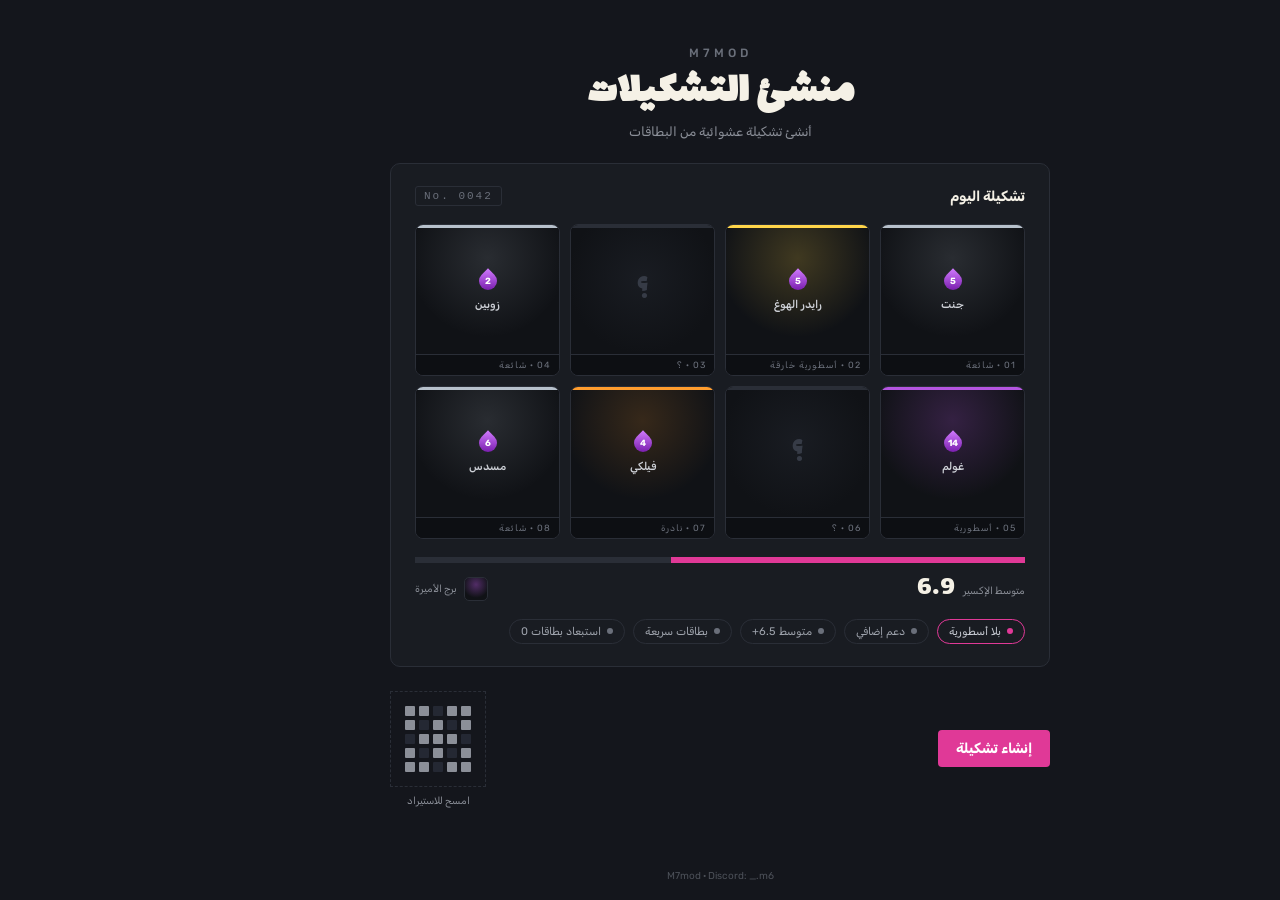
<file: .impeccable/mocks/decision/assigned.html>
<!doctype html>
<html lang="ar" dir="rtl">
<head>
<meta charset="utf-8">
<title>منشئ التشكيلات — M7mod</title>
<link href="https://fonts.googleapis.com/css2?family=Lalezar&family=Rubik:wght@400;500;700&display=swap" rel="stylesheet">
<style>
*{box-sizing:border-box;margin:0;padding:0}
html,body{margin:0;width:1440px;height:900px;overflow:hidden}
body{background:#14161c;font-family:Rubik,system-ui,sans-serif;color:#f5f1e6;display:flex;flex-direction:column;align-items:center}

.top{width:660px;margin-top:46px;text-align:center}
.brand{font-size:12px;letter-spacing:4px;color:#6a6f7a;font-weight:500;text-transform:uppercase}
h1{font-family:Lalezar,cursive;font-size:44px;color:#f5f1e6;line-height:1.05;margin-top:10px}
.sub{font-size:13px;color:#8b8f98;margin-top:8px}

.panel{width:660px;margin-top:24px;background:#191c22;border:1px solid #2a2e37;border-radius:10px;padding:22px 24px}
.phead{display:flex;align-items:center;justify-content:space-between;margin-bottom:18px}
.phead .r{font-weight:700;font-size:14px}
.stamp{font-family:ui-monospace,Consolas,monospace;font-size:11px;letter-spacing:2px;color:#6a6f7a;border:1px solid #2a2e37;border-radius:3px;padding:3px 8px}

.grid{display:grid;grid-template-columns:repeat(4,1fr);gap:10px}
.pocket{display:flex;flex-direction:column;aspect-ratio:1/1.05;background:#101216;border:1px solid #2a2e37;border-radius:8px;overflow:hidden}
.sleeve{height:3px;flex:none;background:var(--rar,#2a2e37)}
.tile{flex:1;display:flex;flex-direction:column;align-items:center;justify-content:center;gap:8px;background-color:#101216;background-image:radial-gradient(circle at 50% 24%,var(--glow,transparent),transparent 66%)}
.cname{font-size:11px;color:#cfd2d8;font-weight:500}
.drop{width:18px;height:18px;flex:none;border-radius:0 50% 50% 50%;transform:rotate(45deg);background:linear-gradient(135deg,#d17bff,#6b0fa0)}
.drop span{width:18px;height:18px;display:flex;align-items:center;justify-content:center;transform:rotate(-45deg);font-size:9px;font-weight:700;color:#fff}
.label{flex:none;font-size:9px;letter-spacing:1px;color:#6a6f7a;text-transform:uppercase;padding:5px 8px;border-top:1px solid #2a2e37;background:#0d0f13}

.r-common{--rar:#b7c1cc;--glow:rgba(183,193,204,.15)}
.r-rare{--rar:#ff9d2e;--glow:rgba(255,157,46,.16)}
.r-epic{--rar:#b455e0;--glow:rgba(180,85,224,.22)}
.r-leg{--rar:#ffd54a;--glow:rgba(255,213,74,.20)}
.pocket.dim .sleeve{background:#2a2e37}
.pocket.dim .tile{background-color:#101216;background-image:radial-gradient(circle at 50% 40%,#191c22,transparent 72%)}
.qm{font-family:Lalezar,cursive;font-size:34px;color:#363b46;line-height:1}

.strip{margin-top:18px}
.track{height:6px;background:#2a2e37;position:relative}
.fill{position:absolute;top:0;bottom:0;right:0;width:58%;background:#e03997}
.srow{display:flex;justify-content:space-between;align-items:center;margin-top:12px}
.sright{display:flex;align-items:baseline;gap:8px}
.sl{font-size:10px;color:#8b8f98}
.sv{font-family:Lalezar,cursive;font-size:28px;line-height:1}
.sleft{display:flex;align-items:center;gap:7px}
.simg{width:24px;height:24px;flex:none;border:1px solid #2a2e37;border-radius:5px;background-color:#101216;background-image:radial-gradient(circle at 50% 30%,rgba(180,85,224,.4),transparent 70%)}
.sn{font-size:10px;color:#8b8f98}

.chips{display:flex;flex-wrap:wrap;gap:8px;margin-top:16px}
.chip{display:flex;align-items:center;gap:6px;font-size:11px;color:#9ea3ac;border:1px solid #2a2e37;border-radius:999px;padding:5px 11px}
.chip .dot{width:6px;height:6px;border-radius:50%;background:#6a6f7a}
.chip.on{border-color:#e03997;color:#c8ccd4}
.chip.on .dot{background:#e03997}

.share{width:660px;margin-top:24px;display:flex;justify-content:space-between;align-items:center}
.gen{background:#e03997;color:#fff;font-weight:700;font-size:14px;font-family:Rubik;padding:10px 18px;border:none;border-radius:4px;cursor:pointer}
.qr{display:flex;flex-direction:column;align-items:center;gap:8px}
.qrbox{width:96px;height:96px;border:1px dashed #2a2e37;display:flex;align-items:center;justify-content:center}
.qr-grid{width:66px;height:66px;display:grid;grid-template-columns:repeat(5,1fr);gap:4px}
.qr-grid i{background:#242833;border-radius:1px}
.qr-grid i.f{background:#8b8f98}
.qr-cap{font-size:10px;color:#8b8f98}

.footer{width:660px;margin-top:auto;padding:14px 0 18px;font-size:10px;color:#4c5058;text-align:center}
</style>
</head>
<body>

<div class="top">
  <div class="brand">M7mod</div>
  <h1>منشئ التشكيلات</h1>
  <div class="sub">أنشئ تشكيلة عشوائية من البطاقات</div>
</div>

<div class="panel">
  <div class="phead">
    <div class="r">تشكيلة اليوم</div>
    <div class="stamp">No. 0042</div>
  </div>

  <div class="grid">
    <div class="pocket r-common"><div class="sleeve"></div><div class="tile"><div class="drop"><span>5</span></div><div class="cname">جنت</div></div><div class="label">01 · شائعة</div></div>
    <div class="pocket r-leg"><div class="sleeve"></div><div class="tile"><div class="drop"><span>5</span></div><div class="cname">رايدر الهوغ</div></div><div class="label">02 · أسطورية خارقة</div></div>
    <div class="pocket dim"><div class="sleeve"></div><div class="tile"><div class="qm">؟</div></div><div class="label">03 · ؟</div></div>
    <div class="pocket r-common"><div class="sleeve"></div><div class="tile"><div class="drop"><span>2</span></div><div class="cname">زوبين</div></div><div class="label">04 · شائعة</div></div>
    <div class="pocket r-epic"><div class="sleeve"></div><div class="tile"><div class="drop"><span>14</span></div><div class="cname">غولم</div></div><div class="label">05 · أسطورية</div></div>
    <div class="pocket dim"><div class="sleeve"></div><div class="tile"><div class="qm">؟</div></div><div class="label">06 · ؟</div></div>
    <div class="pocket r-rare"><div class="sleeve"></div><div class="tile"><div class="drop"><span>4</span></div><div class="cname">فيلكي</div></div><div class="label">07 · نادرة</div></div>
    <div class="pocket r-common"><div class="sleeve"></div><div class="tile"><div class="drop"><span>6</span></div><div class="cname">مسدس</div></div><div class="label">08 · شائعة</div></div>
  </div>

  <div class="strip">
    <div class="track"><div class="fill"></div></div>
    <div class="srow">
      <div class="sright"><span class="sl">متوسط الإكسير</span><span class="sv">6.9</span></div>
      <div class="sleft"><span class="simg"></span><span class="sn">برج الأميرة</span></div>
    </div>
  </div>

  <div class="chips">
    <div class="chip on"><span class="dot"></span>بلا أسطورية</div>
    <div class="chip"><span class="dot"></span>دعم إضافي</div>
    <div class="chip"><span class="dot"></span>متوسط 6.5+</div>
    <div class="chip"><span class="dot"></span>بطاقات سريعة</div>
    <div class="chip"><span class="dot"></span>استبعاد بطاقات 0</div>
  </div>
</div>

<div class="share">
  <button class="gen">إنشاء تشكيلة</button>
  <div class="qr">
    <div class="qrbox">
      <div class="qr-grid">
        <i class="f"></i><i class="f"></i><i></i><i class="f"></i><i class="f"></i>
        <i class="f"></i><i></i><i class="f"></i><i></i><i class="f"></i>
        <i></i><i class="f"></i><i class="f"></i><i class="f"></i><i></i>
        <i class="f"></i><i></i><i class="f"></i><i></i><i class="f"></i>
        <i class="f"></i><i class="f"></i><i></i><i class="f"></i><i class="f"></i>
      </div>
    </div>
    <div class="qr-cap">امسح للاستيراد</div>
  </div>
</div>

<div class="footer">M7mod · Discord: _.m6</div>

</body>
</html>
</file>
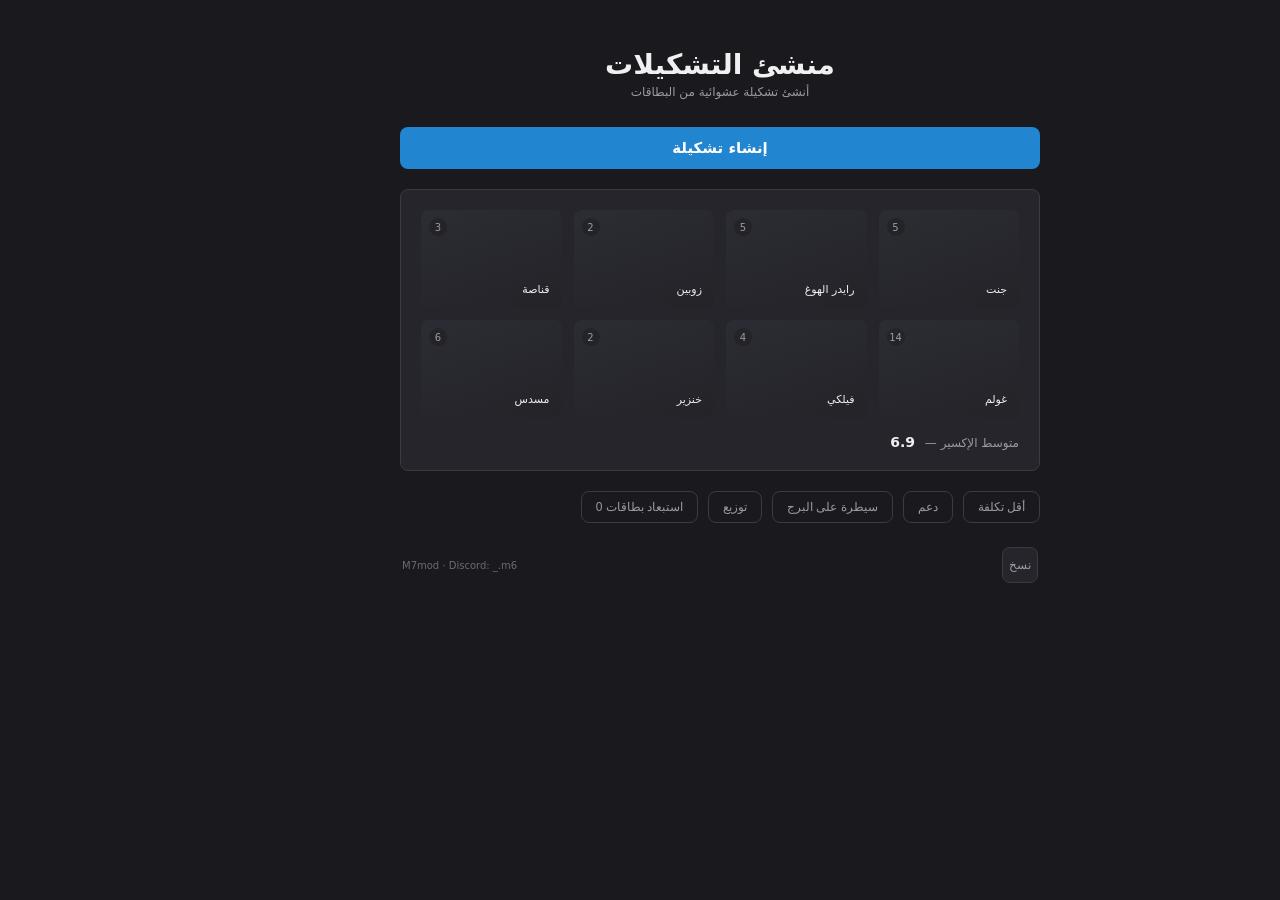
<file: .impeccable/mocks/decision/canon.html>
<!DOCTYPE html>
<html lang="ar" dir="rtl">
<head>
<meta charset="UTF-8">
<title>منشئ التشكيلات</title>
<style>
  html, body {
    margin: 0;
    width: 1440px;
    height: 900px;
    overflow: hidden;
  }
  body {
    background: #1a1a1e;
    font-family: system-ui, "Segoe UI", sans-serif;
    color: #f0f0f0;
    display: flex;
    justify-content: center;
    align-items: flex-start;
  }
  .col {
    width: 640px;
    padding-top: 48px;
  }
  h1 {
    font-size: 28px;
    font-weight: 800;
    color: #f0f0f0;
    margin: 0 0 4px;
    text-align: center;
  }
  .sub {
    font-size: 12px;
    color: #9a9aa0;
    text-align: center;
    margin: 0 0 28px;
  }
  .btn {
    display: block;
    width: 100%;
    background: #2185d0;
    color: #fff;
    font-family: system-ui, "Segoe UI", sans-serif;
    font-size: 15px;
    font-weight: 700;
    padding: 12px 28px;
    border: none;
    border-radius: 8px;
    margin-bottom: 20px;
  }
  .panel {
    background: #25252b;
    border: 1px solid #3a3a42;
    border-radius: 8px;
    padding: 20px;
  }
  .grid {
    display: grid;
    grid-template-columns: repeat(4, 1fr);
    grid-template-rows: repeat(2, 1fr);
    gap: 12px;
  }
  .tile {
    background: linear-gradient(160deg, #2c2c34, #232328);
    border-radius: 8px;
    padding: 12px;
    position: relative;
    min-height: 74px;
    display: flex;
    align-items: flex-end;
  }
  .tile .name {
    font-size: 11px;
    color: #f0f0f0;
  }
  .tile .badge {
    position: absolute;
    top: 8px;
    left: 8px;
    width: 18px;
    height: 18px;
    border-radius: 50%;
    background: #232328;
    color: #9a9aa0;
    font-size: 10px;
    display: flex;
    align-items: center;
    justify-content: center;
  }
  .stat {
    margin-top: 16px;
    font-size: 12px;
    color: #9a9aa0;
  }
  .stat b {
    font-size: 14px;
    color: #f0f0f0;
    font-weight: 700;
    margin-inline-start: 6px;
  }
  .pills {
    display: flex;
    gap: 10px;
    margin-top: 20px;
  }
  .pill {
    border: 1px solid #3a3a42;
    border-radius: 8px;
    padding: 8px 14px;
    font-size: 12px;
    color: #9a9aa0;
    background: transparent;
    cursor: pointer;
  }
  .bottom {
    display: flex;
    justify-content: space-between;
    align-items: center;
    margin-top: 24px;
    padding: 0 2px;
  }
  .copy {
    width: 36px;
    height: 36px;
    background: #25252b;
    border: 1px solid #3a3a42;
    border-radius: 8px;
    color: #9a9aa0;
    font-size: 12px;
    display: flex;
    align-items: center;
    justify-content: center;
    cursor: pointer;
  }
  .foot {
    font-size: 10px;
    color: #6a6a72;
  }
</style>
</head>
<body>
  <div class="col">
    <h1>منشئ التشكيلات</h1>
    <p class="sub">أنشئ تشكيلة عشوائية من البطاقات</p>

    <button class="btn">إنشاء تشكيلة</button>

    <div class="panel">
      <div class="grid">
        <div class="tile"><span class="badge">5</span><span class="name">جنت</span></div>
        <div class="tile"><span class="badge">5</span><span class="name">رايدر الهوغ</span></div>
        <div class="tile"><span class="badge">2</span><span class="name">زوبين</span></div>
        <div class="tile"><span class="badge">3</span><span class="name">قناصة</span></div>
        <div class="tile"><span class="badge">14</span><span class="name">غولم</span></div>
        <div class="tile"><span class="badge">4</span><span class="name">فيلكي</span></div>
        <div class="tile"><span class="badge">2</span><span class="name">خنزير</span></div>
        <div class="tile"><span class="badge">6</span><span class="name">مسدس</span></div>
      </div>
      <div class="stat">متوسط الإكسير — <b>6.9</b></div>
    </div>

    <div class="pills">
      <button class="pill">أقل تكلفة</button>
      <button class="pill">دعم</button>
      <button class="pill">سيطرة على البرج</button>
      <button class="pill">توزيع</button>
      <button class="pill">استبعاد بطاقات 0</button>
    </div>

    <div class="bottom">
      <button class="copy">نسخ</button>
      <span class="foot">M7mod · Discord: _.m6</span>
    </div>
  </div>
</body>
</html>
</file>
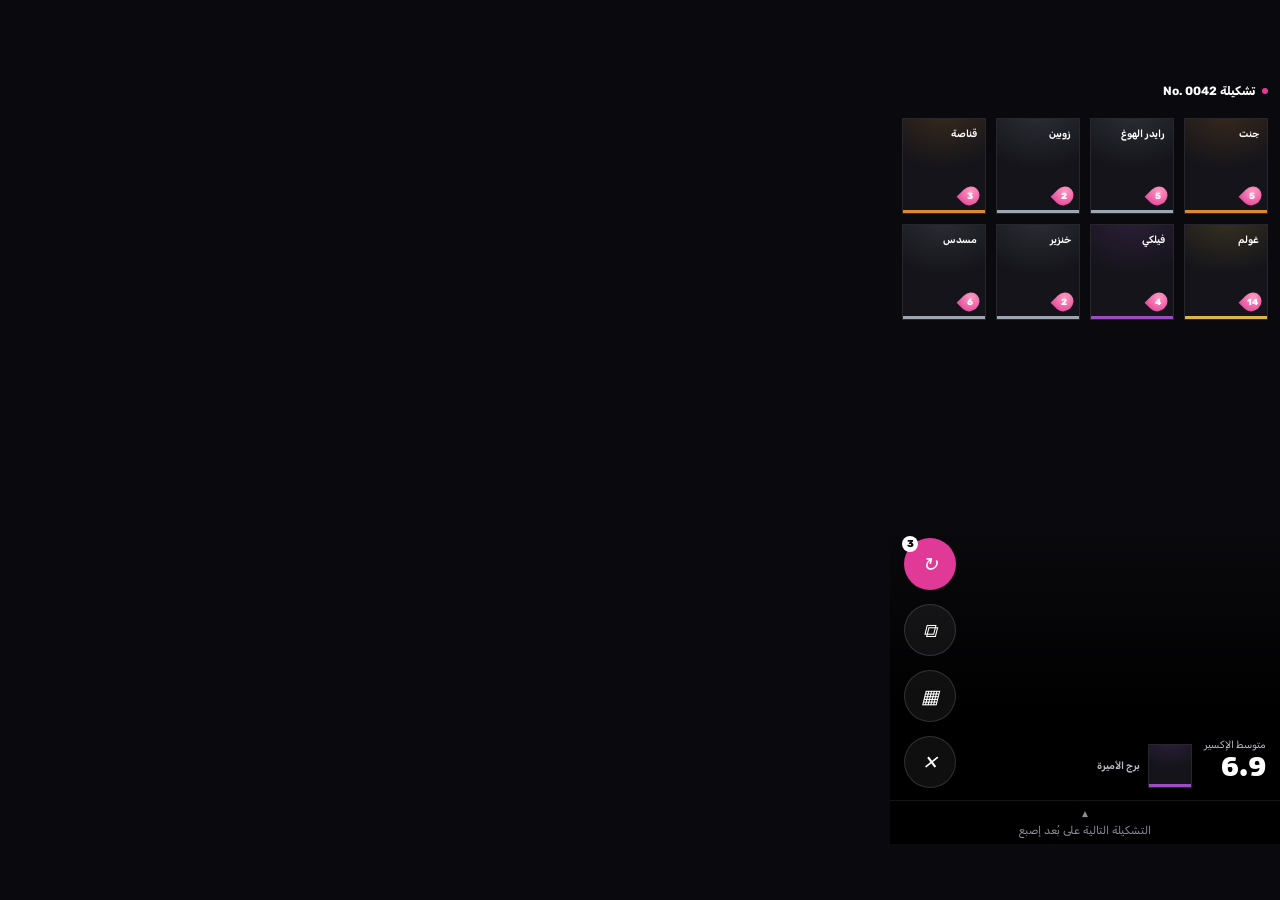
<file: .impeccable/mocks/decision/challenger-feed.html>
<!DOCTYPE html>
<html lang="ar" dir="rtl">
<head>
<meta charset="UTF-8">
<title>منشئ التشكيلات · M7mod</title>
<link rel="stylesheet" href="https://fonts.googleapis.com/css2?family=Lalezar&family=Rubik:wght@400;600;700;800&display=swap">
<style>
*{box-sizing:border-box;margin:0;padding:0}
html,body{width:390px;height:844px;overflow:hidden;margin:0}
body{background:#0a0a0e;color:#fff;font-family:"Rubik",sans-serif;position:relative}
.head{position:absolute;top:0;left:0;right:0;height:58%;padding:84px 12px 0}
h1{display:flex;align-items:center;gap:7px;font:700 12px "Rubik"}
.dot{width:6px;height:6px;border-radius:50%;background:#e03997}
.g{margin-top:20px;display:grid;grid-template-columns:repeat(4,84px);gap:10px}
.c{position:relative;width:84px;height:96px;background:#14141a;border:1px solid rgba(255,255,255,.08);overflow:hidden}
.c::before{content:"";position:absolute;inset:0;background:radial-gradient(130% 90% at 50% -10%,var(--r),transparent 70%);opacity:.16}
.c::after{content:"";position:absolute;left:0;right:0;bottom:0;height:3px;background:var(--r);opacity:.85}
.common{--r:#b7c1cc}.rare{--r:#ff9d2e}.epic{--r:#b455e0}.legend{--r:#ffd54a}
.n{position:absolute;top:9px;right:8px;font:600 10px/1.3 "Rubik"}
.e{position:absolute;bottom:7px;right:6px;width:18px;height:20px;border-radius:50% 50% 50% 0;transform:rotate(45deg);background:radial-gradient(circle at 35% 30%,#ff9cc0,#e03997);display:grid;place-items:center}
.e b{transform:rotate(-45deg);font:800 9px/1 "Rubik"}
.scrim{position:absolute;bottom:0;left:0;right:0;height:321px;background:linear-gradient(transparent,#000 60%);display:flex;justify-content:space-between;align-items:flex-end;padding:0 14px 56px}
.info{display:flex;align-items:flex-end;gap:12px}
.avg{display:flex;flex-direction:column}
.avg label{font:400 10px "Rubik";color:#b9bcc4}
.avg b{font:400 34px/1.1 "Lalezar"}
.sup{display:flex;align-items:center;gap:8px}
.sup .c{width:44px;height:44px}
.sup span{font:600 10px "Rubik";color:#b9bcc4}
.rail{display:flex;flex-direction:column;gap:14px;align-items:center}
.b{position:relative;width:52px;height:52px;border-radius:50%;border:1px solid rgba(255,255,255,.14);background:rgba(255,255,255,.06);display:grid;place-items:center;font-size:19px}
.b.on{background:#e03997;border-color:transparent}
.badge{position:absolute;top:-3px;left:-3px;width:16px;height:16px;border-radius:50%;background:#fff;color:#0a0a0e;font:800 10px/16px "Rubik";text-align:center}
.hint{position:absolute;bottom:0;left:0;right:0;height:44px;border-top:1px solid rgba(255,255,255,.08);display:flex;flex-direction:column;align-items:center;justify-content:center;z-index:2}
.up{font-size:12px;color:#8b8f98;line-height:1;transform:rotate(180deg)}
.hint p{font:400 11px "Rubik";color:#8b8f98;margin-top:3px}
</style>
</head>
<body>
<div class="head">
<h1><i class="dot"></i>تشكيلة No. 0042</h1>
<div class="g">
<div class="c rare"><span class="n">جنت</span><span class="e"><b>5</b></span></div>
<div class="c common"><span class="n">رايدر الهوغ</span><span class="e"><b>5</b></span></div>
<div class="c common"><span class="n">زوبين</span><span class="e"><b>2</b></span></div>
<div class="c rare"><span class="n">قناصة</span><span class="e"><b>3</b></span></div>
<div class="c legend"><span class="n">غولم</span><span class="e"><b>14</b></span></div>
<div class="c epic"><span class="n">فيلكي</span><span class="e"><b>4</b></span></div>
<div class="c common"><span class="n">خنزير</span><span class="e"><b>2</b></span></div>
<div class="c common"><span class="n">مسدس</span><span class="e"><b>6</b></span></div>
</div>
</div>
<div class="scrim">
<div class="info">
<div class="avg"><label>متوسط الإكسير</label><b>6.9</b></div>
<div class="sup"><i class="c epic"></i><span>برج الأميرة</span></div>
</div>
<div class="rail">
<i class="b on">↻<b class="badge">3</b></i>
<i class="b">⧉</i>
<i class="b">▦</i>
<i class="b">✕</i>
</div>
</div>
<div class="hint"><span class="up">▾</span><p>التشكيلة التالية على بُعد إصبع</p></div>
</body>
</html>
</file>
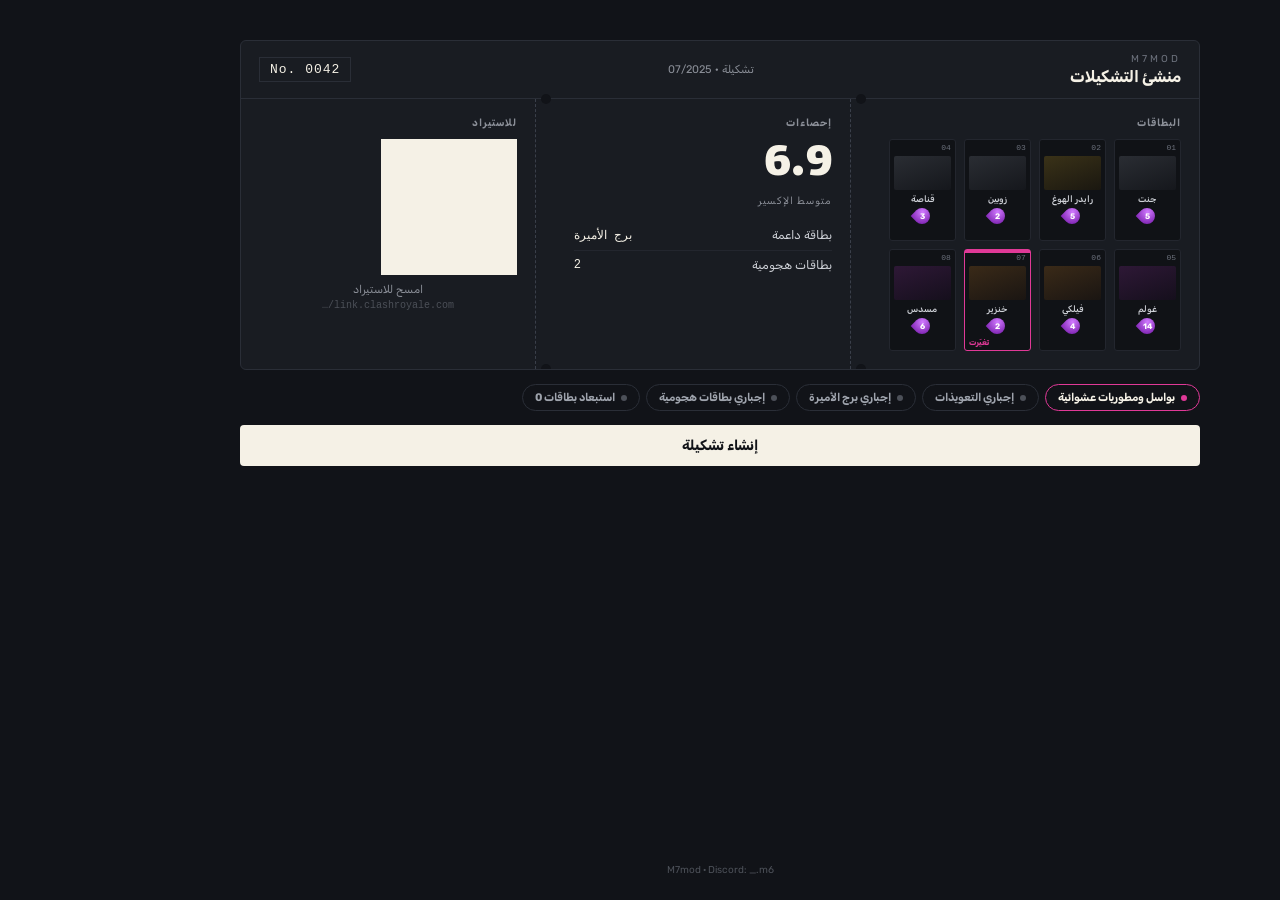
<file: .impeccable/mocks/decision/challenger-pass.html>
<!DOCTYPE html>
<html lang="ar" dir="rtl">
<head>
<meta charset="UTF-8" />
<meta name="viewport" content="width=1440, initial-scale=1" />
<title>تذكرة التشكيلة — M7mod</title>
<link rel="preconnect" href="https://fonts.googleapis.com" />
<link rel="preconnect" href="https://fonts.gstatic.com" crossorigin />
<link href="https://fonts.googleapis.com/css2?family=Lalezar&family=Rubik:wght@400;500;700;800&display=swap" rel="stylesheet" />
<style>
  html,body{margin:0;width:1440px;height:900px;overflow:hidden;background:#111318}
  body{font-family:'Rubik',sans-serif;color:#f5f1e6}
  .wrap{width:960px;margin:0 auto;padding:40px 0 24px;box-sizing:border-box;height:900px;display:flex;flex-direction:column}
  .mono{font-family:ui-monospace,'Cascadia Mono',Consolas,monospace;font-variant-numeric:tabular-nums}
  /* ===== تذكرة ===== */
  .ticket{background:#191c22;border:1px solid #2a2e37;border-radius:6px;overflow:hidden;flex:0 0 auto}
  .t-strip{display:flex;justify-content:space-between;align-items:center;padding:12px 18px;border-bottom:1px solid #2a2e37}
  .t-brand{font-size:10px;letter-spacing:3px;color:#6a6f7a;margin-bottom:2px}
  .t-title{font-size:16px;font-weight:700;color:#f5f1e6}
  .t-date{font-size:11px;color:#8b8f98}
  .t-seq{font-size:13px;color:#f5f1e6;border:1px solid #2a2e37;padding:4px 10px;letter-spacing:1px}
  .t-body{display:flex}
  .seg{padding:18px}
  .seg-right{flex:34%}
  .seg-mid{flex:30%}
  .seg-left{flex:30%}
  .perf{position:relative;width:20px;flex:0 0 20px;border-left:1px dashed #3a3f4a}
  .perf i{position:absolute;left:50%;width:10px;height:10px;background:#111318;border-radius:50%;transform:translate(-50%,-50%)}
  .perf i.top{top:0}.perf i.bot{top:auto;bottom:0;transform:translate(-50%,50%)}
  .seg-label{font-size:10px;letter-spacing:1px;color:#8b8f98;font-weight:700;margin-bottom:10px}
  /* ختم البطاقات */
  .stamps{display:grid;grid-template-columns:repeat(4,1fr);gap:8px}
  .stamp{position:relative;background:#101216;border:1px solid #23262e;border-radius:3px;padding:6px 4px;height:88px;display:flex;flex-direction:column;align-items:center;justify-content:center;gap:4px}
  .stamp .art{width:100%;height:34px;border-radius:2px}
  .stamp .nm{font-size:9px;color:#cfd2d8;font-weight:500}
  .stamp .tab{position:absolute;top:3px;right:4px;font-size:8px;color:#6a6f7a}
  .stamp .drop{width:16px;height:16px;border-radius:50% 50% 50% 0;transform:rotate(45deg);background:radial-gradient(ellipse at 35% 30%,#d17bff,#6b0fa0);display:flex;align-items:center;justify-content:center}
  .stamp .drop b{transform:rotate(-45deg);color:#fff;font-size:8px;font-weight:700}
  .stamp.changed{border-color:#e03997}
  .stamp.changed::before{content:'';position:absolute;top:0;right:0;left:0;height:3px;background:#e03997}
  .stamp .flag{position:absolute;bottom:3px;left:4px;font-size:8px;font-weight:700;color:#e03997}
  /* ألوان الندرة */
  .c .art{background:linear-gradient(160deg,#2a2d33,#15171c)}
  .r .art{background:linear-gradient(160deg,#3a2a18,#1a1512)}
  .e .art{background:linear-gradient(160deg,#2e1836,#150f1c)}
  .l .art{background:linear-gradient(160deg,#3a3218,#1a1710)}
  /* الإحصاءات */
  .avg{font-family:'Lalezar',cursive;font-size:52px;line-height:1;color:#f5f1e6}
  .avg-l{font-size:10px;letter-spacing:1px;color:#8b8f98;margin:4px 0 14px}
  .drow{display:flex;justify-content:space-between;font-size:12px;color:#cfd2d8;padding:7px 0;border-bottom:1px solid #23262e}
  .drow:last-child{border-bottom:none}
  .drow .mono{color:#f5f1e6;font-size:12px}
  /* الاستيراد */
  .qrbox{width:120px;height:120px;background:#f5f1e6;padding:8px;margin-bottom:8px}
  .qrbox .g{display:grid;grid-template-columns:repeat(7,1fr);grid-template-rows:repeat(7,1fr);gap:1px}
  .qrbox .g i{background:#111318}
  .qrbox .g i.o{background:transparent}
  .qrcap{font-size:11px;color:#8b8f98;text-align:center}
  .qrl{font-size:10px;color:#4c5058;text-align:center;margin-top:4px}
  /* الأسفل */
  .chips{display:flex;gap:6px;flex-wrap:wrap;margin-top:14px}
  .chip{font-size:11px;font-weight:700;color:#9ea3ac;border:1px solid #2a2e37;border-radius:999px;padding:6px 12px;display:inline-flex;align-items:center;gap:6px}
  .chip i{width:6px;height:6px;border-radius:50%;background:#4c5058;display:inline-block}
  .chip.on{border-color:#e03997;color:#f5f1e6}
  .chip.on i{background:#e03997}
  .gen{width:960px;margin:14px auto 0;background:#f5f1e6;color:#111318;font-family:'Rubik',sans-serif;font-size:14px;font-weight:700;padding:12px;border:none;border-radius:4px;cursor:pointer}
  .foot{margin-top:auto;padding-top:14px;text-align:center;font-size:10px;color:#4c5058}
</style>
</head>
<body>
<div class="wrap">
  <div class="ticket">
    <div class="t-strip">
      <div>
        <div class="t-brand">M7MOD</div>
        <div class="t-title">منشئ التشكيلات</div>
      </div>
      <div class="t-date">تشكيلة · 07/2025</div>
      <div class="t-seq mono">No. 0042</div>
    </div>
    <div class="t-body">
      <div class="seg seg-right">
        <div class="seg-label">البطاقات</div>
        <div class="stamps">
          <div class="stamp c"><span class="tab mono">01</span><div class="art"></div><div class="nm">جنت</div><div class="drop"><b>5</b></div></div>
          <div class="stamp l"><span class="tab mono">02</span><div class="art"></div><div class="nm">رايدر الهوغ</div><div class="drop"><b>5</b></div></div>
          <div class="stamp c"><span class="tab mono">03</span><div class="art"></div><div class="nm">زوبين</div><div class="drop"><b>2</b></div></div>
          <div class="stamp c"><span class="tab mono">04</span><div class="art"></div><div class="nm">قناصة</div><div class="drop"><b>3</b></div></div>
          <div class="stamp e"><span class="tab mono">05</span><div class="art"></div><div class="nm">غولم</div><div class="drop"><b>14</b></div></div>
          <div class="stamp r"><span class="tab mono">06</span><div class="art"></div><div class="nm">فيلكي</div><div class="drop"><b>4</b></div></div>
          <div class="stamp r changed"><span class="tab mono">07</span><div class="art"></div><div class="nm">خنزير</div><div class="drop"><b>2</b></div><span class="flag">تغيّرت</span></div>
          <div class="stamp e"><span class="tab mono">08</span><div class="art"></div><div class="nm">مسدس</div><div class="drop"><b>6</b></div></div>
        </div>
      </div>
      <div class="perf"><i class="top"></i><i class="bot"></i></div>
      <div class="seg seg-mid">
        <div class="seg-label">إحصاءات</div>
        <div class="avg">6.9</div>
        <div class="avg-l">متوسط الإكسير</div>
        <div class="drow"><span>بطاقة داعمة</span><span class="mono">برج الأميرة</span></div>
        <div class="drow"><span>بطاقات هجومية</span><span class="mono">2</span></div>
      </div>
      <div class="perf"><i class="top"></i><i class="bot"></i></div>
      <div class="seg seg-left">
        <div class="seg-label">للاستيراد</div>
        <div class="qrbox"><div class="g">
          <i></i><i></i><i></i><i class="o"></i><i></i><i></i><i></i>
          <i></i><i class="o"></i><i></i><i class="o"></i><i></i><i class="o"></i><i></i>
          <i></i><i></i><i></i><i class="o"></i><i class="o"></i><i></i><i class="o"></i>
          <i class="o"></i><i class="o"></i><i class="o"></i><i></i><i class="o"></i><i class="o"></i><i class="o"></i>
          <i class="o"></i><i></i><i class="o"></i><i class="o"></i><i></i><i></i><i class="o"></i>
          <i></i><i class="o"></i><i></i><i class="o"></i><i class="o"></i><i class="o"></i><i></i>
          <i></i><i></i><i></i><i class="o"></i><i></i><i></i><i></i>
        </div></div>
        <div class="qrcap">امسح للاستيراد</div>
        <div class="qrl mono">link.clashroyale.com/…</div>
      </div>
    </div>
  </div>
  <div class="chips">
    <span class="chip on"><i></i>بواسل ومطوريات عشوائية</span>
    <span class="chip"><i></i>إجباري التعويذات</span>
    <span class="chip"><i></i>إجباري برج الأميرة</span>
    <span class="chip"><i></i>إجباري بطاقات هجومية</span>
    <span class="chip"><i></i>استبعاد بطاقات 0</span>
  </div>
  <button class="gen">إنشاء تشكيلة</button>
  <div class="foot">M7mod · Discord: _.m6</div>
</div>
</body>
</html>
</file>
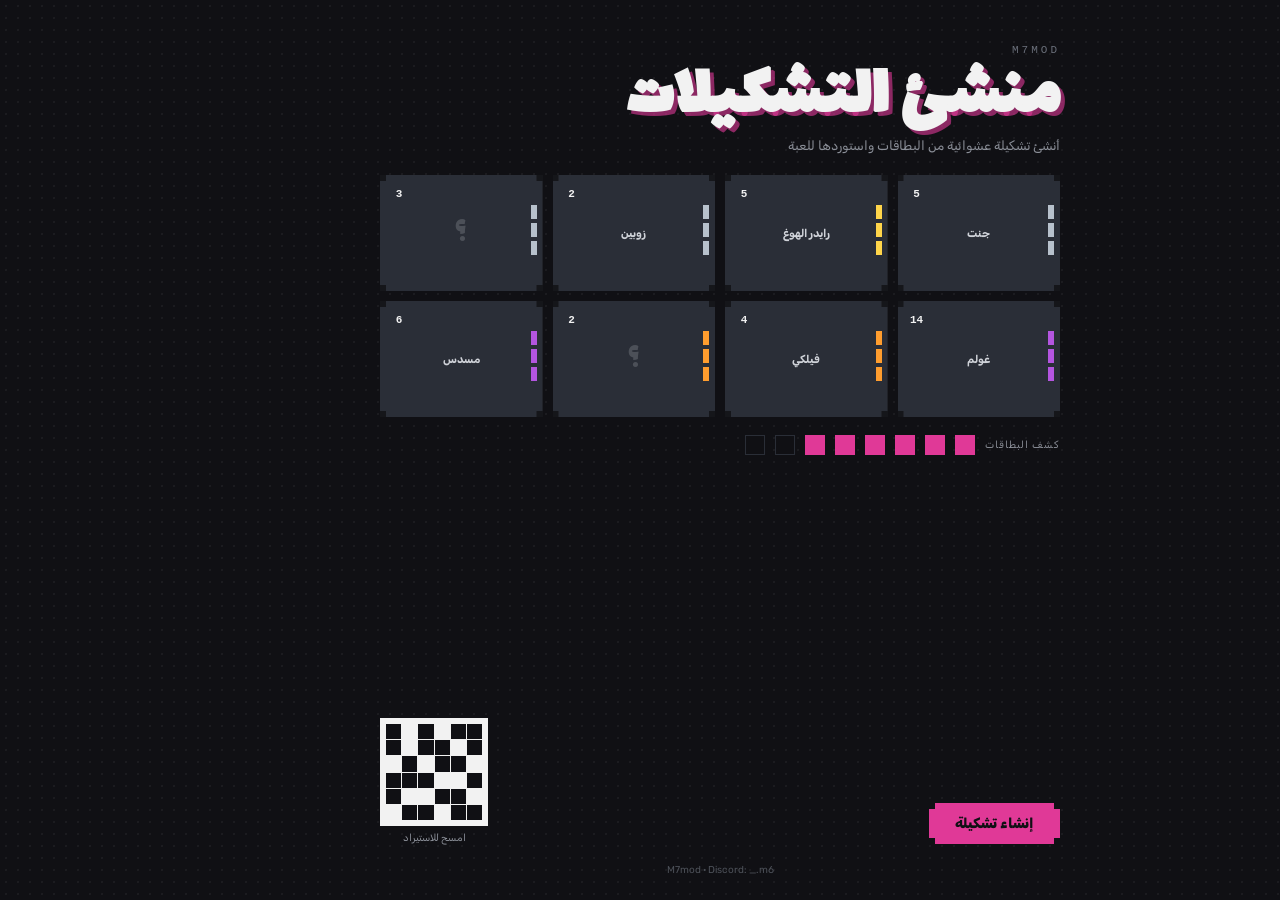
<file: .impeccable/mocks/decision/challenger-pixel.html>
<!DOCTYPE html>
<html lang="ar" dir="rtl">
<head>
<meta charset="UTF-8" />
<meta name="viewport" content="width=1440, initial-scale=1" />
<title>بصمة بكسل — M7mod</title>
<link rel="preconnect" href="https://fonts.googleapis.com" />
<link rel="preconnect" href="https://fonts.gstatic.com" crossorigin />
<link href="https://fonts.googleapis.com/css2?family=Lalezar&family=Rubik:wght@400;500;700;800&display=swap" rel="stylesheet" />
<style>
  html,body{margin:0;width:1440px;height:900px;overflow:hidden;background:#101014}
  body{font-family:'Rubik',sans-serif;color:#f2f2f2;background-image:radial-gradient(rgba(242,242,242,.05) 1px,transparent 1px);background-size:12px 12px}
  .mono{font-family:ui-monospace,'Cascadia Mono',Consolas,monospace;font-variant-numeric:tabular-nums}
  .wrap{width:680px;margin:0 auto;padding:44px 0 24px;height:900px;box-sizing:border-box;display:flex;flex-direction:column}
  .stepped{clip-path:polygon(0 6px,6px 6px,6px 0,calc(100% - 6px) 0,calc(100% - 6px) 6px,100% 6px,100% calc(100% - 6px),calc(100% - 6px) calc(100% - 6px),calc(100% - 6px) 100%,6px 100%,6px calc(100% - 6px),0 calc(100% - 6px))}
  .brand{font-size:11px;letter-spacing:3px;color:#6a6f7a;margin-bottom:6px}
  h1{font-family:'Lalezar',cursive;font-size:72px;line-height:1;color:#f2f2f2;text-shadow:4px 4px 0 rgba(224,57,151,.6);margin:0 0 4px}
  .sub{font-size:13px;color:#8b8f98;margin-bottom:22px}
  /* شبكة البطاقات */
  .grid{display:grid;grid-template-columns:repeat(4,1fr);gap:10px}
  .px{position:relative;background:#15161a;height:116px;display:flex;flex-direction:column;align-items:center;justify-content:center;gap:4px}
  .px .frame{position:absolute;inset:0;background:#2a2e37;clip-path:polygon(0 6px,6px 6px,6px 0,calc(100% - 6px) 0,calc(100% - 6px) 6px,100% 6px,100% calc(100% - 6px),calc(100% - 6px) calc(100% - 6px),calc(100% - 6px) 100%,6px 100%,6px calc(100% - 6px),0 calc(100% - 6px));z-index:0}
  .px .inner{position:relative;z-index:1;width:calc(100% - 12px);height:calc(100% - 12px);display:flex;flex-direction:column;align-items:center;justify-content:center;gap:4px}
  .px .stripe{position:absolute;top:50%;right:6px;transform:translateY(-50%);width:6px;height:56px;z-index:2}
  .px .nm{font-size:11px;font-weight:700;color:#cfd2d8}
  .px .el{position:absolute;top:8px;left:8px;width:22px;height:22px;background:#2a2e37;display:flex;align-items:center;justify-content:center;z-index:2}
  .px .el b{font-size:11px;font-weight:800;color:#f2f2f2}
  .px .q{font-family:'Lalezar',cursive;font-size:34px;color:#4c5058}
  .c .stripe{background:linear-gradient(to bottom,#b7c1cc 0 14px,transparent 14px 18px,#b7c1cc 18px 32px,transparent 32px 36px,#b7c1cc 36px 50px,transparent 50px)}
  .r .stripe{background:linear-gradient(to bottom,#ff9d2e 0 14px,transparent 14px 18px,#ff9d2e 18px 32px,transparent 32px 36px,#ff9d2e 36px 50px,transparent 50px)}
  .e .stripe{background:linear-gradient(to bottom,#b455e0 0 14px,transparent 14px 18px,#b455e0 18px 32px,transparent 32px 36px,#b455e0 36px 50px,transparent 50px)}
  .l .stripe{background:linear-gradient(to bottom,#ffd54a 0 14px,transparent 14px 18px,#ffd54a 18px 32px,transparent 32px 36px,#ffd54a 36px 50px,transparent 50px)}
  /* عدّاد الكشف */
  .counter{display:flex;align-items:center;gap:10px;margin-top:18px}
  .counter span{font-size:10px;letter-spacing:1px;color:#8b8f98}
  .sq{width:18px;height:18px;background:#101014;border:1px solid #2a2e37}
  .sq.on{background:#e03997;border-color:#e03997}
  /* شريط الإنشاء */
  .share{margin-top:auto;display:flex;justify-content:space-between;align-items:flex-end;padding-bottom:8px}
  .gen{background:#e03997;color:#101014;font-family:'Rubik',sans-serif;font-size:14px;font-weight:800;padding:12px 26px;border:none;cursor:pointer}
  .qrw{text-align:center}
  .qrbox{width:96px;height:96px;background:#f2f2f2;padding:6px;margin:0 auto}
  .qrbox .g{display:grid;grid-template-columns:repeat(6,1fr);grid-template-rows:repeat(6,1fr);gap:1px;height:100%}
  .qrbox .g i{background:#101014}
  .qrbox .g i.o{background:transparent}
  .qrcap{font-size:10px;color:#8b8f98;margin-top:6px}
  .foot{text-align:center;font-size:10px;color:#4c5058;margin-top:12px}
</style>
</head>
<body>
<div class="wrap">
  <div class="brand mono">M7MOD</div>
  <h1>منشئ التشكيلات</h1>
  <div class="sub">أنشئ تشكيلة عشوائية من البطاقات واستوردها للعبة</div>

  <div class="grid">
    <div class="px c"><div class="frame"></div><div class="stripe"></div><div class="el mono"><b>5</b></div><div class="inner"><span class="nm">جنت</span></div></div>
    <div class="px l"><div class="frame"></div><div class="stripe"></div><div class="el mono"><b>5</b></div><div class="inner"><span class="nm">رايدر الهوغ</span></div></div>
    <div class="px c"><div class="frame"></div><div class="stripe"></div><div class="el mono"><b>2</b></div><div class="inner"><span class="nm">زوبين</span></div></div>
    <div class="px c"><div class="frame"></div><div class="stripe"></div><div class="el mono"><b>3</b></div><div class="inner"><span class="q">؟</span></div></div>
    <div class="px e"><div class="frame"></div><div class="stripe"></div><div class="el mono"><b>14</b></div><div class="inner"><span class="nm">غولم</span></div></div>
    <div class="px r"><div class="frame"></div><div class="stripe"></div><div class="el mono"><b>4</b></div><div class="inner"><span class="nm">فيلكي</span></div></div>
    <div class="px r"><div class="frame"></div><div class="stripe"></div><div class="el mono"><b>2</b></div><div class="inner"><span class="q">؟</span></div></div>
    <div class="px e"><div class="frame"></div><div class="stripe"></div><div class="el mono"><b>6</b></div><div class="inner"><span class="nm">مسدس</span></div></div>
  </div>

  <div class="counter">
    <span>كشف البطاقات</span>
    <i class="sq on"></i><i class="sq on"></i><i class="sq on"></i><i class="sq on"></i><i class="sq on"></i><i class="sq on"></i><i class="sq"></i><i class="sq"></i>
  </div>

  <div class="share">
    <button class="gen stepped">إنشاء تشكيلة</button>
    <div class="qrw">
      <div class="qrbox"><div class="g">
        <i></i><i></i><i class="o"></i><i></i><i class="o"></i><i></i>
        <i></i><i class="o"></i><i></i><i></i><i class="o"></i><i></i>
        <i class="o"></i><i></i><i></i><i class="o"></i><i></i><i class="o"></i>
        <i></i><i class="o"></i><i class="o"></i><i></i><i></i><i></i>
        <i class="o"></i><i></i><i></i><i class="o"></i><i class="o"></i><i></i>
        <i></i><i></i><i class="o"></i><i></i><i></i><i class="o"></i>
      </div></div>
      <div class="qrcap">امسح للاستيراد</div>
    </div>
  </div>
  <div class="foot">M7mod · Discord: _.m6</div>
</div>
</body>
</html>
</file>
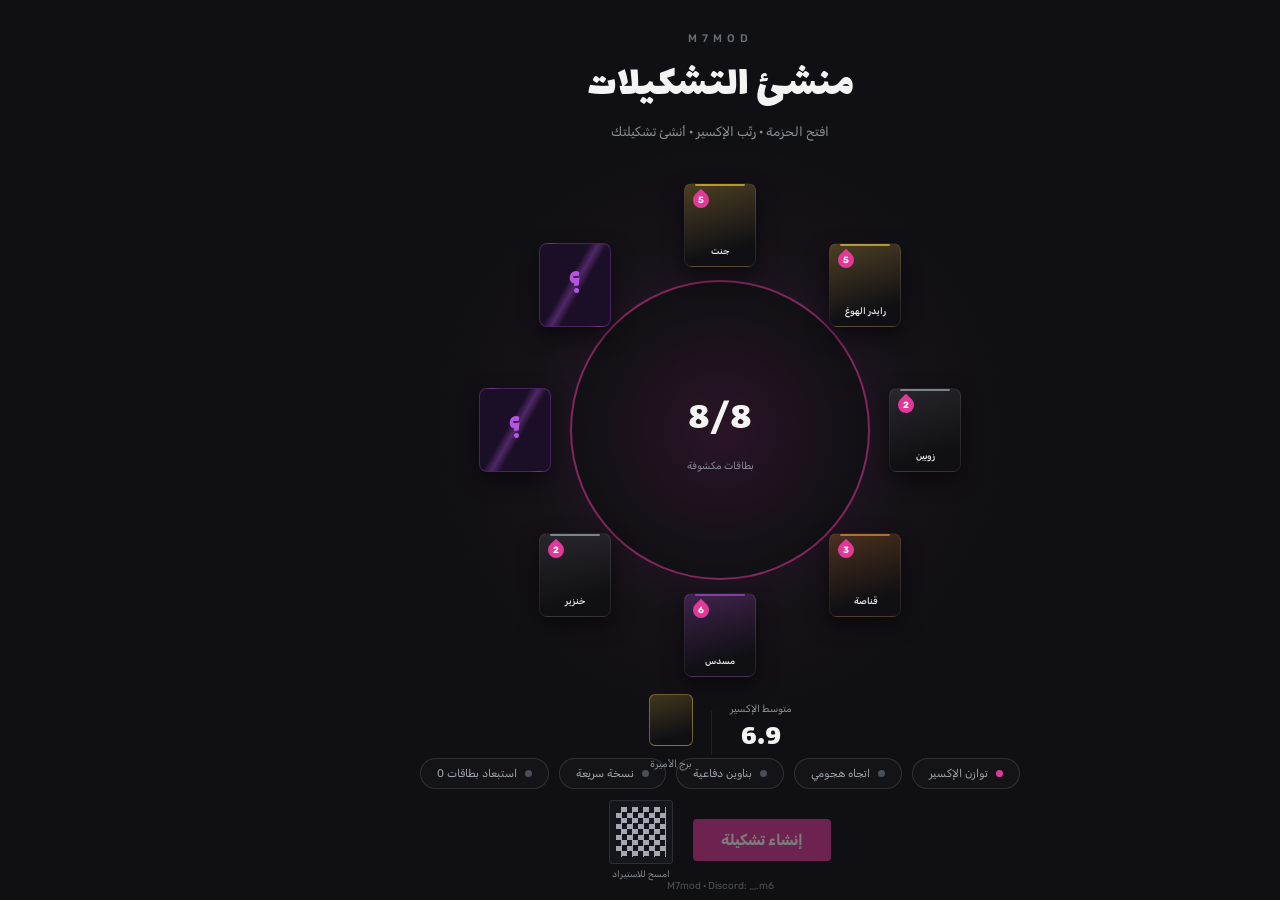
<file: .impeccable/mocks/decision/model-pick.html>
<!DOCTYPE html>
<html lang="ar" dir="rtl">
<head>
<meta charset="utf-8">
<title>منشئ التشكيلات — M7mod</title>
<link rel="stylesheet" href="https://fonts.googleapis.com/css2?family=Lalezar&family=Rubik:wght@400;500;700&display=swap">
<style>
*{box-sizing:border-box;margin:0;padding:0}
html,body{width:1440px;height:900px;overflow:hidden;margin:0}
body{background:#101014;color:#f4f4f4;font-family:Rubik,Tahoma,sans-serif;position:relative}
.halo{position:absolute;left:50%;top:430px;width:400px;height:400px;transform:translate(-50%,-50%);background:radial-gradient(circle,rgba(180,85,224,.10),transparent 70%)}
.halo::before{content:"";position:absolute;left:50%;top:50%;width:660px;height:660px;transform:translate(-50%,-50%);background:radial-gradient(circle,rgba(224,57,151,.08),transparent 62%)}
header{position:absolute;top:32px;left:0;right:0;text-align:center;z-index:2}
.wm{font:500 11px Rubik;letter-spacing:5px;color:#6a6f7a}
h1{font:44px Lalezar;margin:6px 0 4px;color:#f4f4f4}
.sub{font:13px Rubik;color:#8b8f98}
.stage{position:absolute;left:50%;top:430px;transform:translate(-50%,-50%);width:520px;height:520px;z-index:1}
.ring{position:absolute;left:50%;top:50%;width:300px;height:300px;transform:translate(-50%,-50%);border:2px solid rgba(224,57,151,.55);border-radius:50%;background:radial-gradient(circle,#2a1426,#101014 72%);display:flex;flex-direction:column;align-items:center;justify-content:center;gap:8px}
.ring b{font:40px Lalezar;font-weight:400;color:#f4f4f4}
.ring i{font:10px Rubik;font-style:normal;color:#8b8f98}
.c{position:absolute;width:72px;height:84px;border-radius:8px;border:1px solid rgba(255,255,255,.08);background:linear-gradient(165deg,var(--rrc),#101014 78%);box-shadow:0 8px 20px rgba(0,0,0,.5)}
.c::after{content:"";position:absolute;top:0;left:10px;right:10px;height:2px;border-radius:2px;background:var(--rc);opacity:.6}
.c i{position:absolute;bottom:10px;left:4px;right:4px;text-align:center;font:500 9px Rubik;font-style:normal;color:#e8e8ee;white-space:nowrap}
.drop{position:absolute;top:8px;left:8px;width:16px;height:16px;background:#e03997;border-radius:0 50% 50% 50%;transform:rotate(45deg);display:flex;align-items:center;justify-content:center}
.drop b{transform:rotate(-45deg);font:700 9px Rubik;color:#fff}
.lg{--rc:#ffd54a;--rrc:rgba(255,213,74,.24)}
.ep{--rc:#b455e0;--rrc:rgba(180,85,224,.26)}
.rare{--rc:#ff9d2e;--rrc:rgba(255,157,46,.22)}
.cm{--rc:#b7c1cc;--rrc:rgba(183,193,204,.12)}
.foil{background:linear-gradient(120deg,transparent 42%,rgba(180,85,224,.35) 50%,transparent 58%),#1a0f26;border:1px solid rgba(180,85,224,.3)}
.foil::before{content:"؟";position:absolute;inset:0;display:flex;align-items:center;justify-content:center;font:34px Lalezar;color:#b455e0}
.stats{position:absolute;top:694px;left:0;right:0;display:flex;justify-content:center;align-items:center;gap:18px;z-index:2}
.avg{text-align:center}
.avg i{display:block;font:10px Rubik;font-style:normal;color:#8b8f98}
.avg b{font:30px Lalezar;font-weight:400;color:#f4f4f4}
.sep{width:1px;height:44px;background:rgba(255,255,255,.08)}
.support{text-align:center}
.th{width:44px;height:52px;margin:0 auto 6px;border-radius:6px;border:1px solid rgba(255,213,74,.4);background:linear-gradient(165deg,rgba(255,213,74,.2),#101014 80%)}
.support i{font:10px Rubik;font-style:normal;color:#8b8f98}
.chips{position:absolute;top:758px;left:0;right:0;display:flex;justify-content:center;gap:10px;z-index:2}
.chip{display:flex;align-items:center;gap:8px;padding:8px 16px;border:1px solid rgba(255,255,255,.12);border-radius:999px;background:rgba(255,255,255,.02);font:11px Rubik;color:#9ea3ac}
.chip i{width:7px;height:7px;border-radius:50%;background:#4a4e58;font-style:normal}
.chip.on i{background:#e03997}
.actions{position:absolute;top:800px;left:0;right:0;display:flex;justify-content:center;align-items:center;gap:20px;z-index:2}
.btn{background:#e03997;color:#fff;font:700 15px Rubik;padding:12px 28px;border-radius:4px;opacity:.45;border:0}
.qr{display:flex;flex-direction:column;align-items:center;gap:5px}
.qg{width:64px;height:64px;padding:6px;background:#15151c;border:1px solid rgba(255,255,255,.1);border-radius:4px}
.qg::before{content:"";display:block;width:100%;height:100%;background:conic-gradient(#c9cdd6 25%,transparent 0 50%,#c9cdd6 0 75%,transparent 0);background-size:11px 11px;opacity:.8}
.qr i{font:9px Rubik;font-style:normal;color:#8b8f98}
.foot{position:absolute;bottom:8px;left:0;right:0;text-align:center;font:10px Rubik;color:#4c5058}
</style>
</head>
<body>
<div class="halo"></div>
<header>
<p class="wm">M7MOD</p>
<h1>منشئ التشكيلات</h1>
<p class="sub">افتح الحزمة · رتّب الإكسير · أنشئ تشكيلتك</p>
</header>
<div class="stage">
<div class="ring"><b>8/8</b><i>بطاقات مكشوفة</i></div>
<div class="c lg" style="left:224px;top:13px"><span class="drop"><b>5</b></span><i>جنت</i></div>
<div class="c lg" style="left:369px;top:73px"><span class="drop"><b>5</b></span><i>رايدر الهوغ</i></div>
<div class="c cm" style="left:429px;top:218px"><span class="drop"><b>2</b></span><i>زوبين</i></div>
<div class="c rare" style="left:369px;top:363px"><span class="drop"><b>3</b></span><i>قناصة</i></div>
<div class="c ep" style="left:224px;top:423px"><span class="drop"><b>6</b></span><i>مسدس</i></div>
<div class="c cm" style="left:79px;top:363px"><span class="drop"><b>2</b></span><i>خنزير</i></div>
<div class="c foil" style="left:19px;top:218px"></div>
<div class="c foil" style="left:79px;top:73px"></div>
</div>
<div class="stats">
<div class="avg"><i>متوسط الإكسير</i><b>6.9</b></div>
<div class="sep"></div>
<div class="support"><div class="th"></div><i>برج الأميرة</i></div>
</div>
<div class="chips">
<span class="chip on"><i></i>توازن الإكسير</span>
<span class="chip"><i></i>اتجاه هجومي</span>
<span class="chip"><i></i>بناوين دفاعية</span>
<span class="chip"><i></i>نسخة سريعة</span>
<span class="chip"><i></i>استبعاد بطاقات 0</span>
</div>
<div class="actions">
<button class="btn">إنشاء تشكيلة</button>
<div class="qr"><div class="qg"></div><i>امسح للاستيراد</i></div>
</div>
<p class="foot">M7mod · Discord: _.m6</p>
</body>
</html>
</file>
